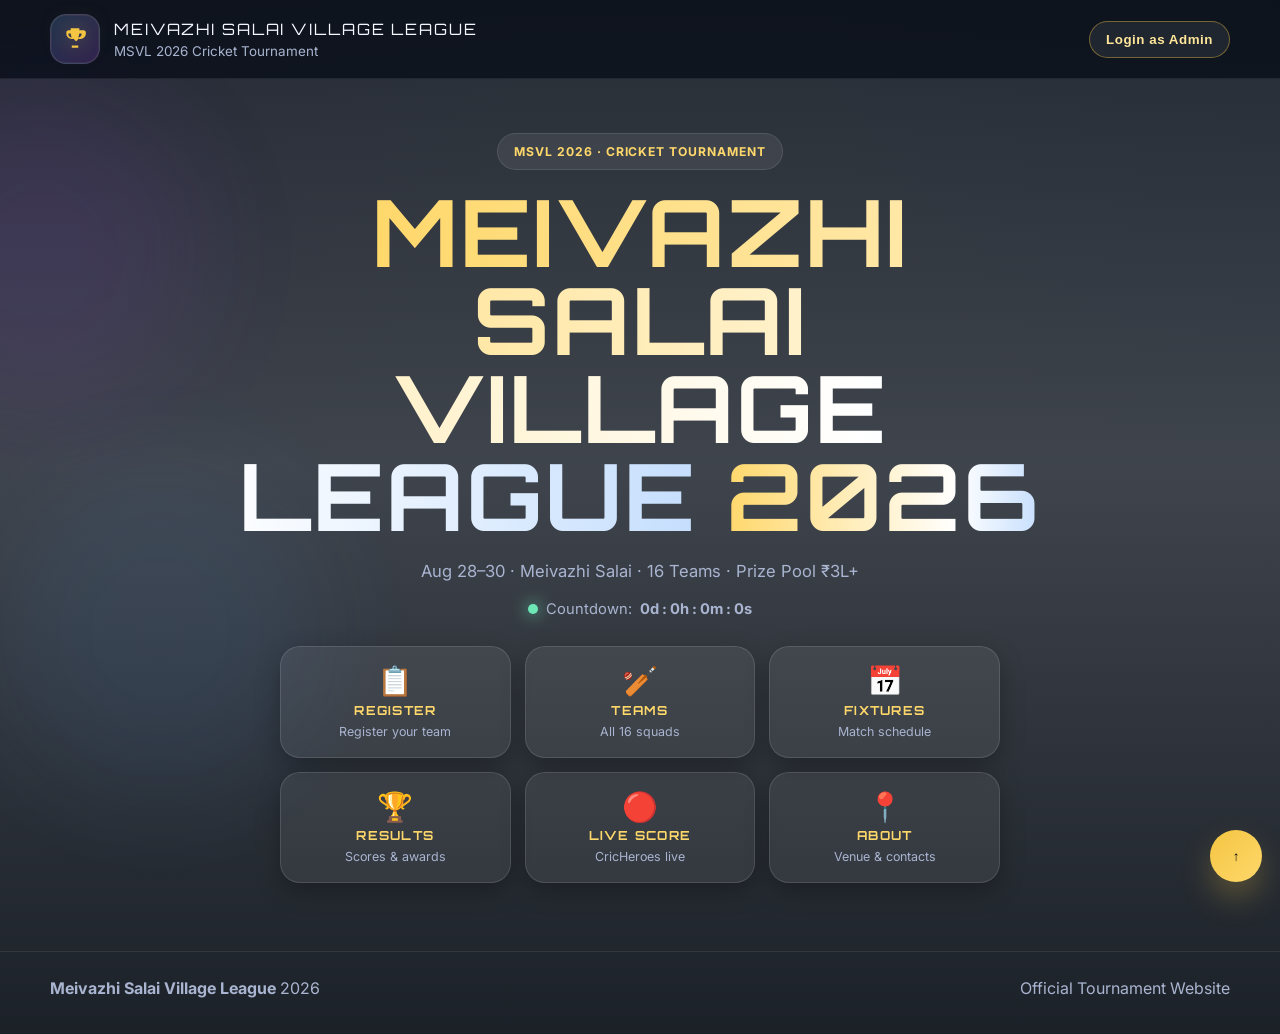
<file: index.html>
<!DOCTYPE html>
<html lang="en">
<head>
  <meta charset="UTF-8" />
  <meta name="viewport" content="width=device-width, initial-scale=1.0" />
  <meta name="description" content="Meivazhi Salai Village League 2026 - a premium cricket tournament website with fixtures, teams, results, contact details, and live score redirects." />
  <meta name="theme-color" content="#07111f" />
  <title>MSVL 2026 | Meivazhi Salai Village League</title>
  <script>
    (function () {
      try {
        var navEntries = performance.getEntriesByType('navigation');
        var navType = navEntries && navEntries[0] ? navEntries[0].type : 'navigate';
        var seenIntro = sessionStorage.getItem('msvl_intro_seen') === '1';
        var shouldPlayIntro = navType === 'reload' || !seenIntro;

        if (!shouldPlayIntro) {
          document.documentElement.classList.add('skip-intro');
        }

        sessionStorage.setItem('msvl_intro_seen', '1');
      } catch (error) {
        // Ignore storage/performance errors and fall back to default intro behavior.
      }
    })();
  </script>
  <link rel="stylesheet" href="styles.css" />
</head>
<body class="has-intro intro-playing">
  <section class="intro-screen" data-intro-screen aria-label="Opening animation">
    <div class="intro-content">
      <div class="intro-wicket-scene" aria-hidden="true">
        <div class="intro-wicket">
          <span class="stump"></span>
          <span class="stump"></span>
          <span class="stump"></span>
          <span class="bail bail-left"></span>
          <span class="bail bail-right"></span>
        </div>
        <div class="intro-ball"></div>
      </div>
      <div class="intro-title">
        <h1>
          <span class="intro-line-1">Meivazhi Salai</span>
          <span class="intro-line-2">Village League</span>
          <span class="intro-line-3">2026</span>
        </h1>
      </div>
    </div>
  </section>

  <div class="page-shell">
    <header class="navbar">
      <div class="container navbar-inner">
        <a class="brand" href="index.html">
          <div class="brand-mark" aria-hidden="true">
            <svg viewBox="0 0 24 24" role="img" aria-label="Cricket trophy icon">
              <path d="M18 4h-2V2H8v2H6c-1.1 0-2 .9-2 2v1c0 2.8 2.2 5 5 5 .6 0 1.2-.1 1.8-.3.6 1 1.4 1.8 2.2 2.4V18H9v2h6v-2h-2v-3.9c.8-.6 1.6-1.4 2.2-2.4.6.2 1.2.3 1.8.3 2.8 0 5-2.2 5-5V6c0-1.1-.9-2-2-2ZM6 8V7h2.1c.1 1.4.4 2.7.9 3.7C7.4 10.3 6 9.3 6 8Zm12 0c0 1.3-1.4 2.3-3 2.7.5-1 .8-2.3.9-3.7H18V8Z"/>
            </svg>
          </div>
          <div>
            <p class="brand-title" data-tournament-name>Meivazhi Salai Village League</p>
            <p class="brand-subtitle">MSVL 2026 Cricket Tournament</p>
          </div>
        </a>

      </div>
    </header>

    <main>
      <section class="hero">
        <div class="container hero-center">
          <div class="hero-content fade-up delay-1">
            <div class="badge">MSVL 2026 · Cricket Tournament</div>
            <h1 class="hero-title-sm"><span data-tournament-name>Meivazhi Salai Village League</span> <span data-tournament-year>2026</span></h1>
            <p>Aug 28–30 · Meivazhi Salai · 16 Teams · Prize Pool ₹3L+</p>
            <div class="hero-cta-note"><span class="spark"></span> Countdown: <strong data-countdown>--</strong></div>
            <div class="nav-cards">
              <a class="nav-card" href="register.html">
                <span class="nav-card-icon">📋</span>
                <strong>Register</strong>
                <small>Register your team</small>
              </a>
              <a class="nav-card" href="teams.html">
                <span class="nav-card-icon">🏏</span>
                <strong>Teams</strong>
                <small>All 16 squads</small>
              </a>
              <a class="nav-card" href="fixtures.html">
                <span class="nav-card-icon">📅</span>
                <strong>Fixtures</strong>
                <small>Match schedule</small>
              </a>
              <a class="nav-card" href="results.html">
                <span class="nav-card-icon">🏆</span>
                <strong>Results</strong>
                <small>Scores & awards</small>
              </a>
              <a class="nav-card" href="live-score.html">
                <span class="nav-card-icon">🔴</span>
                <strong>Live Score</strong>
                <small>CricHeroes live</small>
              </a>
              <a class="nav-card" href="contact.html">
                <span class="nav-card-icon">📍</span>
                <strong>About</strong>
                <small>Venue & contacts</small>
              </a>
            </div>
          </div>
        </div>
      </section>
    </main>

    <footer class="footer">
      <div class="container footer-inner">
        <div>
          <strong data-tournament-name>Meivazhi Salai Village League</strong> <span data-tournament-year>2026</span>
        </div>
        <div>Official Tournament Website</div>
      </div>
    </footer>
  </div>

  <button class="back-top" type="button" data-back-top aria-label="Back to top">↑</button>
  <script src="script.js"></script>
</body>
</html>
</file>
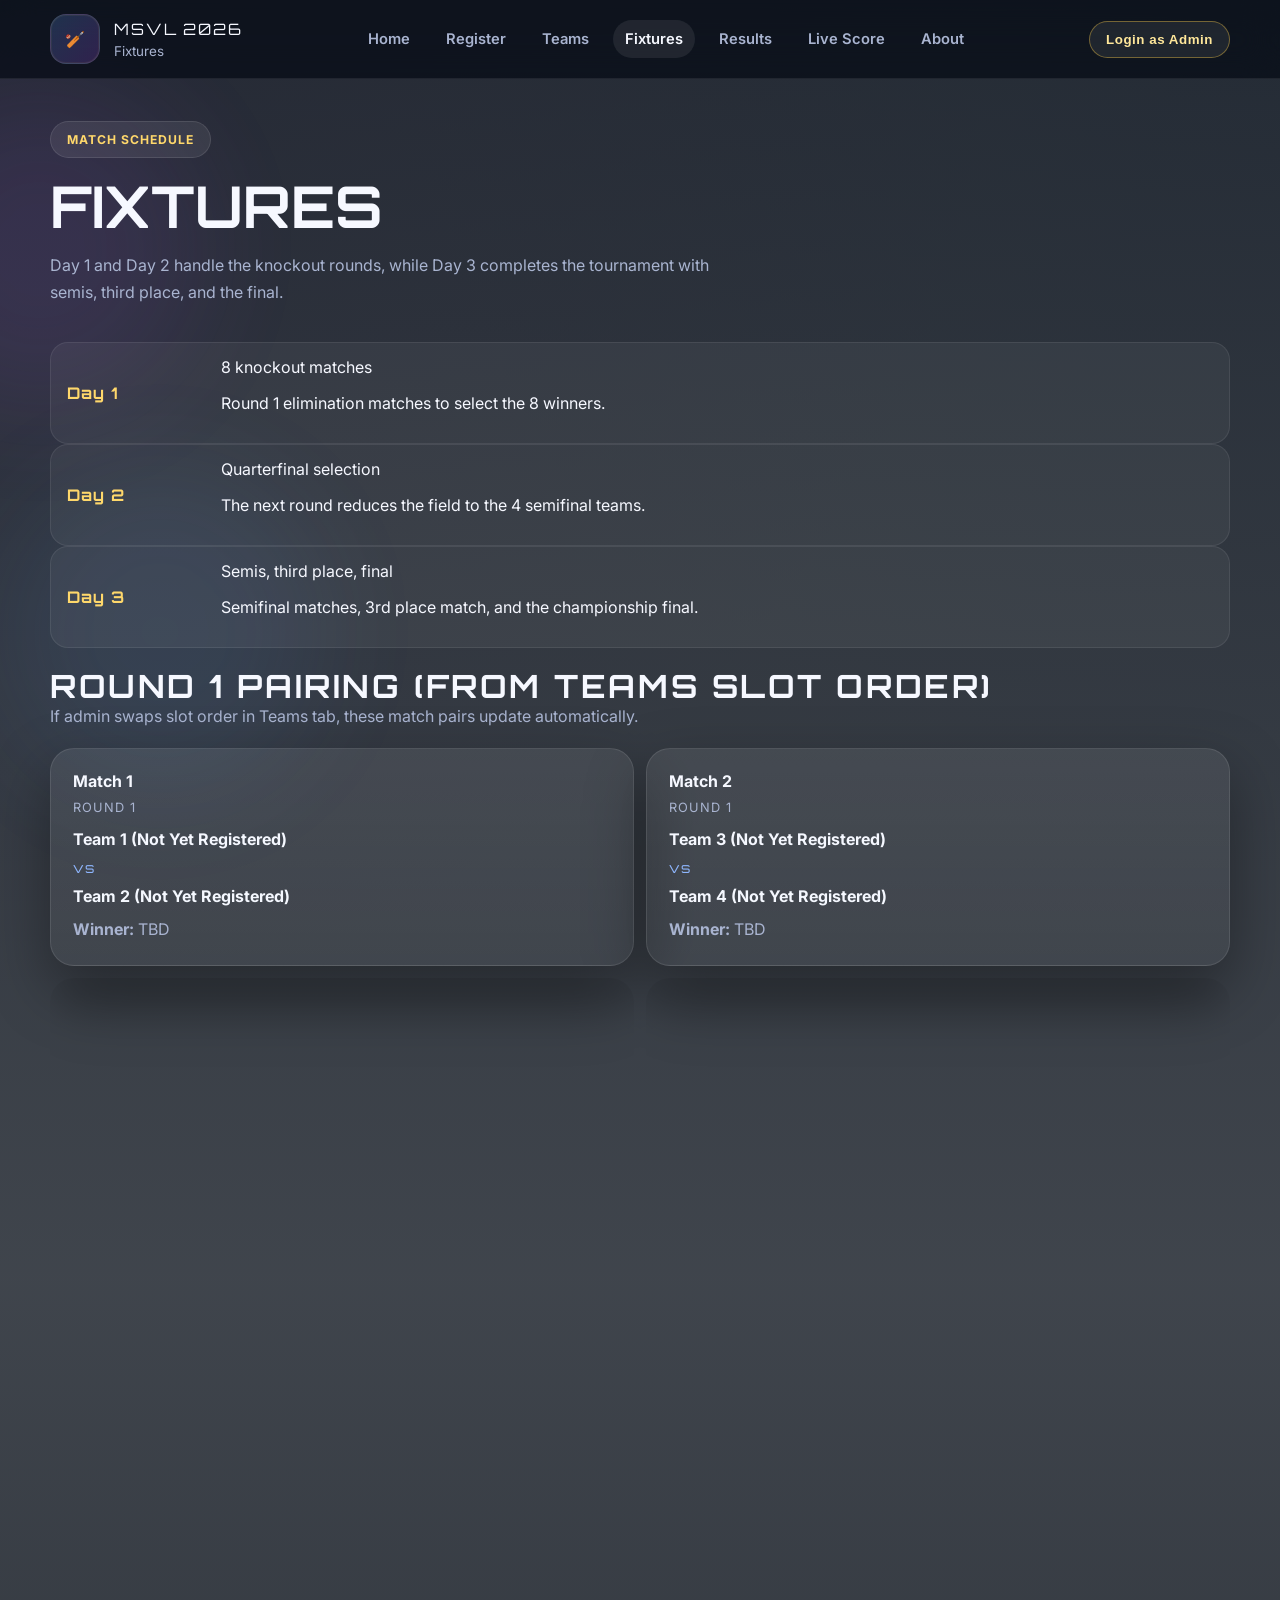
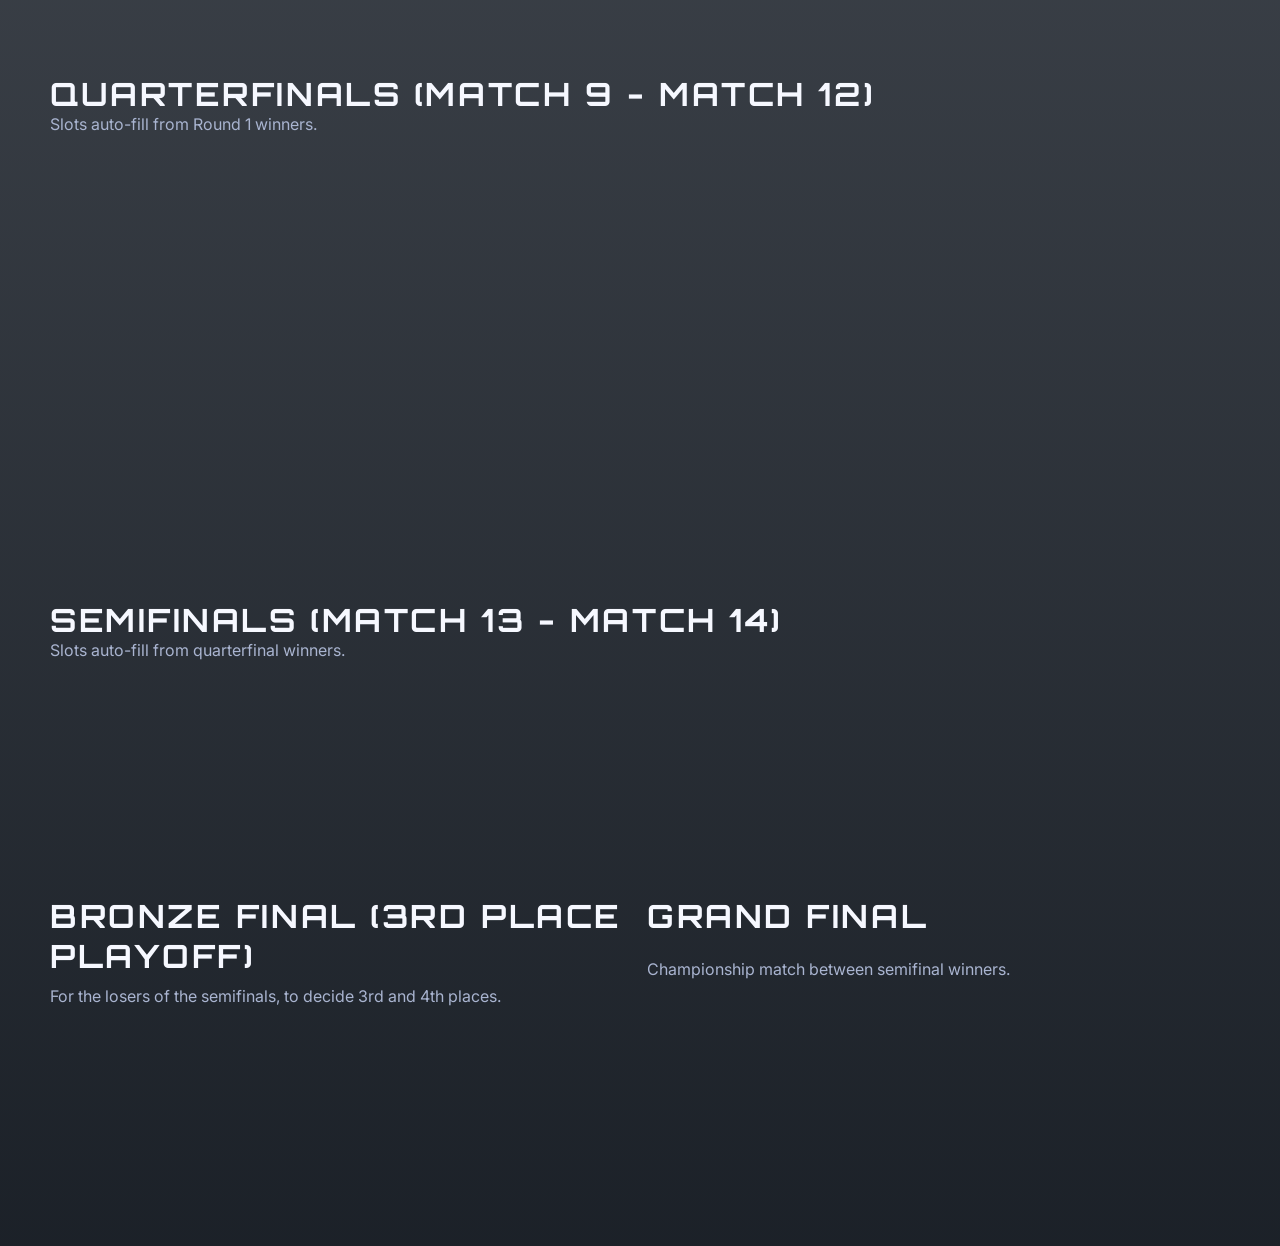
<file: fixtures.html>
<!DOCTYPE html>
<html lang="en">
<head>
  <meta charset="UTF-8" />
  <meta name="viewport" content="width=device-width, initial-scale=1.0" />
  <meta name="description" content="MSVL 2026 fixtures page." />
  <title>MSVL 2026 | Fixtures</title>
  <link rel="stylesheet" href="styles.css" />
</head>
<body>
  <div class="page-shell">
    <header class="navbar">
      <div class="container navbar-inner">
        <a class="brand" href="index.html"><div class="brand-mark" aria-hidden="true">🏏</div><div><p class="brand-title">MSVL 2026</p><p class="brand-subtitle">Fixtures</p></div></a>
        <nav class="nav-links">
          <a href="index.html" data-nav-link>Home</a>
          <a href="register.html" data-nav-link>Register</a>
          <a href="teams.html" data-nav-link>Teams</a>
          <a href="fixtures.html" data-nav-link>Fixtures</a>
          <a href="results.html" data-nav-link>Results</a>
          <a href="live-score.html" data-nav-link>Live Score</a>
          <a href="contact.html" data-nav-link>About</a>
        </nav>
      </div>
    </header>
    <main>
      <section class="page-banner">
        <div class="container fade-up">
          <div class="badge">Match schedule</div>
          <h1>Fixtures</h1>
          <p>Day 1 and Day 2 handle the knockout rounds, while Day 3 completes the tournament with semis, third place, and the final.</p>
        </div>
      </section>
      <section class="section">
        <div class="container" data-fixtures data-reveal></div>
      </section>
    </main>
  </div>
  <script src="script.js"></script>
</body>
</html>
</file>
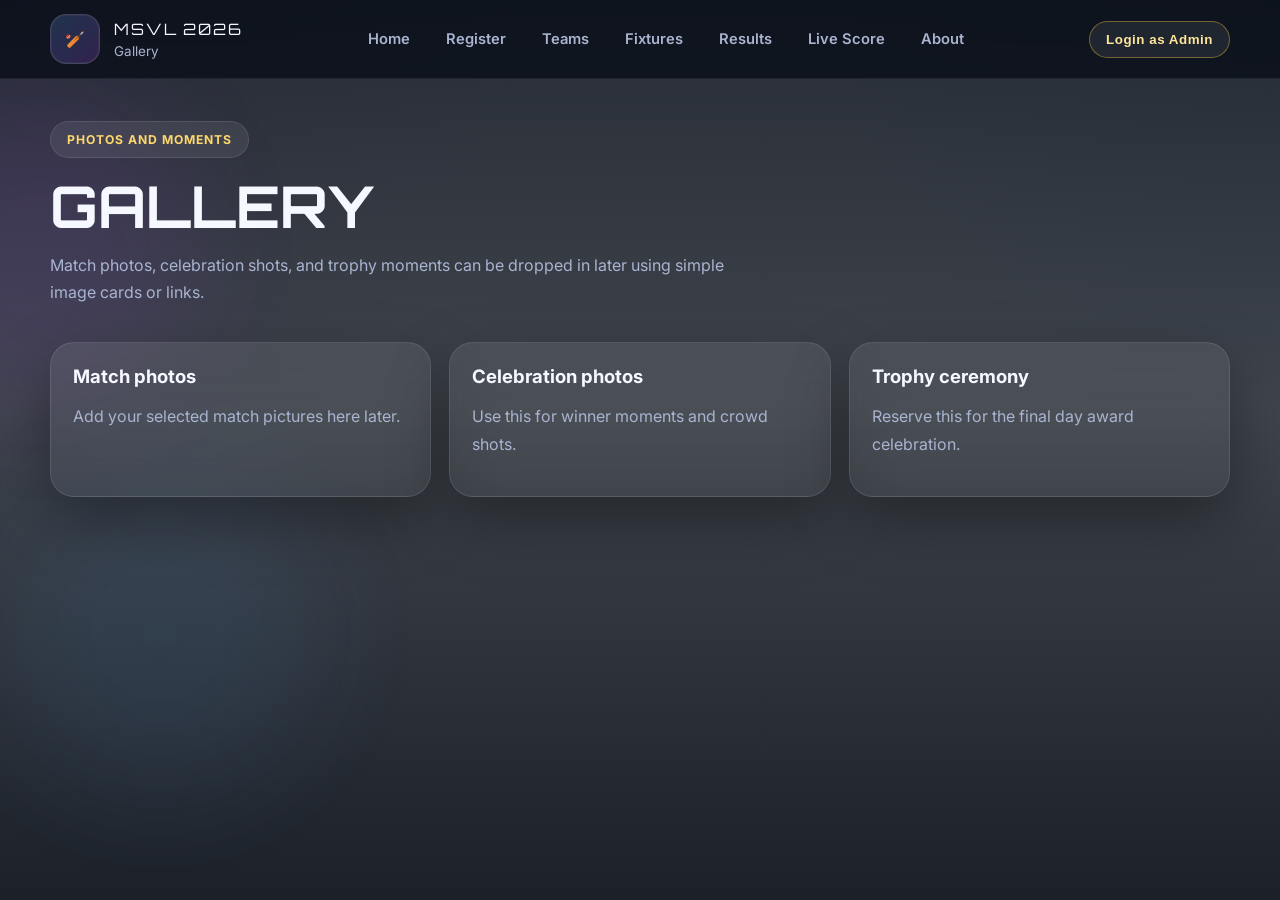
<file: gallery.html>
<!DOCTYPE html>
<html lang="en">
<head>
  <meta charset="UTF-8" />
  <meta name="viewport" content="width=device-width, initial-scale=1.0" />
  <meta name="description" content="MSVL 2026 gallery page." />
  <title>MSVL 2026 | Gallery</title>
  <link rel="stylesheet" href="styles.css" />
</head>
<body>
  <div class="page-shell">
    <header class="navbar">
      <div class="container navbar-inner">
        <a class="brand" href="index.html"><div class="brand-mark" aria-hidden="true">🏏</div><div><p class="brand-title">MSVL 2026</p><p class="brand-subtitle">Gallery</p></div></a>
        <nav class="nav-links">
          <a href="index.html" data-nav-link>Home</a>
          <a href="register.html" data-nav-link>Register</a>
          <a href="teams.html" data-nav-link>Teams</a>
          <a href="fixtures.html" data-nav-link>Fixtures</a>
          <a href="results.html" data-nav-link>Results</a>
          <a href="live-score.html" data-nav-link>Live Score</a>
          <a href="contact.html" data-nav-link>About</a>
        </nav>
      </div>
    </header>
    <main>
      <section class="page-banner">
        <div class="container fade-up">
          <div class="badge">Photos and moments</div>
          <h1>Gallery</h1>
          <p>Match photos, celebration shots, and trophy moments can be dropped in later using simple image cards or links.</p>
        </div>
      </section>
      <section class="section">
        <div class="container grid-3" data-reveal>
          <article class="card"><h3>Match photos</h3><p>Add your selected match pictures here later.</p></article>
          <article class="card"><h3>Celebration photos</h3><p>Use this for winner moments and crowd shots.</p></article>
          <article class="card"><h3>Trophy ceremony</h3><p>Reserve this for the final day award celebration.</p></article>
        </div>
      </section>
    </main>
  </div>
  <script src="script.js"></script>
</body>
</html>
</file>
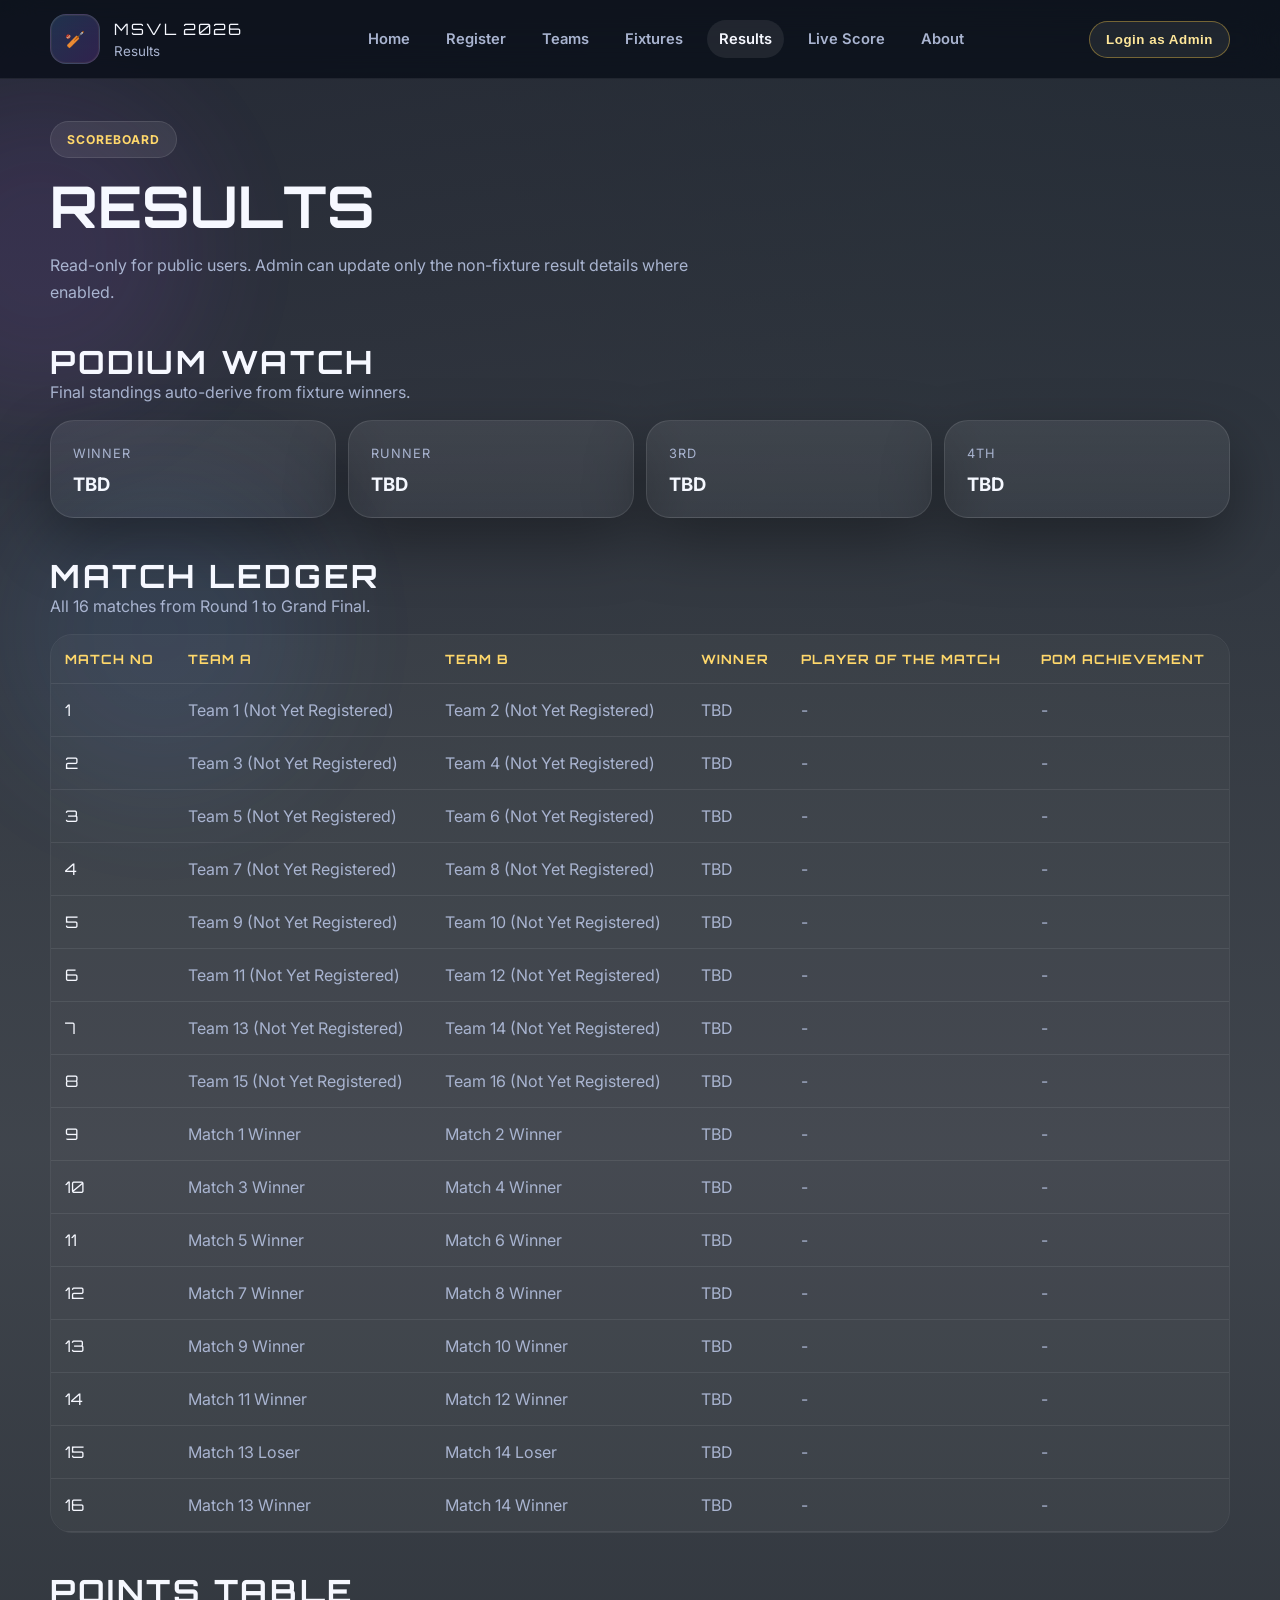
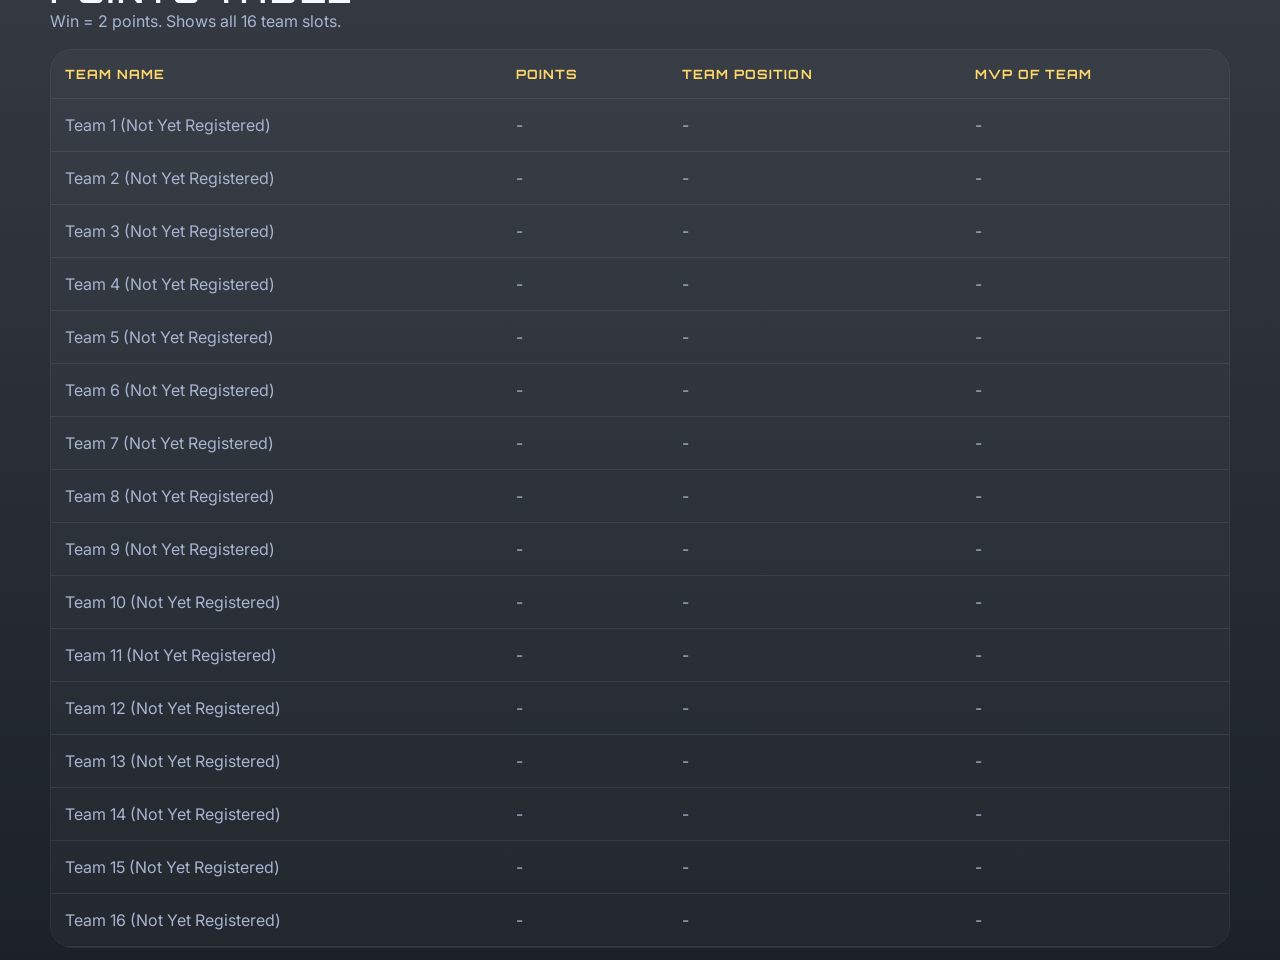
<file: results.html>
<!DOCTYPE html>
<html lang="en">
<head>
  <meta charset="UTF-8" />
  <meta name="viewport" content="width=device-width, initial-scale=1.0" />
  <meta name="description" content="MSVL 2026 results and awards page." />
  <title>MSVL 2026 | Results</title>
  <link rel="stylesheet" href="styles.css" />
</head>
<body>
  <div class="page-shell">
    <header class="navbar">
      <div class="container navbar-inner">
        <a class="brand" href="index.html"><div class="brand-mark" aria-hidden="true">🏏</div><div><p class="brand-title">MSVL 2026</p><p class="brand-subtitle">Results</p></div></a>
        <nav class="nav-links">
          <a href="index.html" data-nav-link>Home</a>
          <a href="register.html" data-nav-link>Register</a>
          <a href="teams.html" data-nav-link>Teams</a>
          <a href="fixtures.html" data-nav-link>Fixtures</a>
          <a href="results.html" data-nav-link>Results</a>
          <a href="live-score.html" data-nav-link>Live Score</a>
          <a href="contact.html" data-nav-link>About</a>
        </nav>
      </div>
    </header>
    <main>
      <section class="page-banner">
        <div class="container fade-up">
          <div class="badge">Scoreboard</div>
          <h1>Results</h1>
          <p>Read-only for public users. Admin can update only the non-fixture result details where enabled.</p>
        </div>
      </section>
      <section class="section">
        <div class="container" data-reveal>
          <div class="section-head">
            <div>
              <h2 class="section-title">Podium Watch</h2>
              <p class="section-note">Final standings auto-derive from fixture winners.</p>
            </div>
          </div>
          <div class="podium-grid" data-results-podium></div>
        </div>
      </section>
      <section class="section">
        <div class="container" data-reveal>
          <div class="section-head">
            <div>
              <h2 class="section-title">Match Ledger</h2>
              <p class="section-note">All 16 matches from Round 1 to Grand Final.</p>
            </div>
            <p class="form-note admin-only">Admin can edit Player of the Match and POM Achievement only.</p>
          </div>
          <div class="table-wrap" data-reveal>
            <table>
              <thead>
                <tr>
                  <th>Match No</th>
                  <th>Team A</th>
                  <th>Team B</th>
                  <th>Winner</th>
                  <th>Player of the Match</th>
                  <th>POM Achievement</th>
                </tr>
              </thead>
              <tbody data-results-match-body></tbody>
            </table>
          </div>
        </div>
      </section>

      <section class="section">
        <div class="container" data-reveal>
          <div class="section-head">
            <div>
              <h2 class="section-title">Points Table</h2>
              <p class="section-note">Win = 2 points. Shows all 16 team slots.</p>
            </div>
            <p class="form-note admin-only">Admin can edit Team Position and MVP of Team.</p>
          </div>
          <div class="table-wrap" data-reveal>
            <table>
              <thead>
                <tr>
                  <th>Team Name</th>
                  <th>Points</th>
                  <th>Team Position</th>
                  <th>MVP of Team</th>
                </tr>
              </thead>
              <tbody data-results-points-body></tbody>
            </table>
          </div>
        </div>
      </section>
    </main>
  </div>
  <script src="script.js"></script>
</body>
</html>
</file>
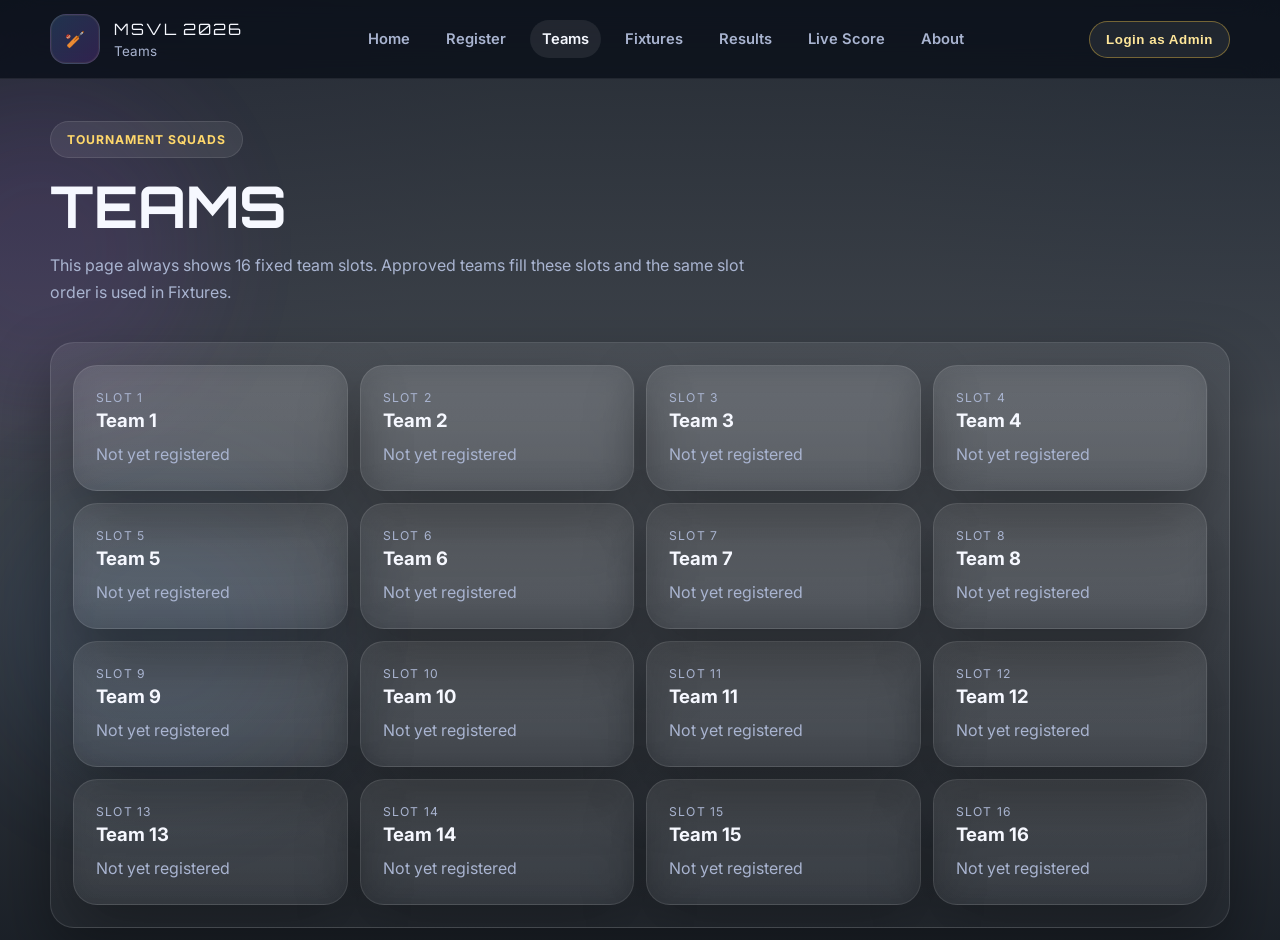
<file: teams.html>
<!DOCTYPE html>
<html lang="en">
<head>
  <meta charset="UTF-8" />
  <meta name="viewport" content="width=device-width, initial-scale=1.0" />
  <meta name="description" content="MSVL 2026 teams page." />
  <title>MSVL 2026 | Teams</title>
  <link rel="stylesheet" href="styles.css" />
</head>
<body>
  <div class="page-shell">
    <header class="navbar">
      <div class="container navbar-inner">
        <a class="brand" href="index.html"><div class="brand-mark" aria-hidden="true">🏏</div><div><p class="brand-title">MSVL 2026</p><p class="brand-subtitle">Teams</p></div></a>
        <nav class="nav-links">
          <a href="index.html" data-nav-link>Home</a>
          <a href="register.html" data-nav-link>Register</a>
          <a href="teams.html" data-nav-link>Teams</a>
          <a href="fixtures.html" data-nav-link>Fixtures</a>
          <a href="results.html" data-nav-link>Results</a>
          <a href="live-score.html" data-nav-link>Live Score</a>
          <a href="contact.html" data-nav-link>About</a>
        </nav>
      </div>
    </header>
    <main>
      <section class="page-banner">
        <div class="container fade-up">
          <div class="badge">Tournament squads</div>
          <h1>Teams</h1>
          <p>This page always shows 16 fixed team slots. Approved teams fill these slots and the same slot order is used in Fixtures.</p>
        </div>
      </section>
      <section class="section">
        <div class="container" data-reveal>
          <div class="card admin-only">
            <h3>Admin Slot Swap</h3>
            <p class="form-note">Drag a filled team card and drop it on another slot. Dropping on an empty slot moves the team and leaves its old slot as Not yet registered.</p>
            <p class="form-status" data-slot-dnd-status></p>
          </div>

          <div class="card">
            <p class="form-note" data-approved-teams-empty hidden>Slot list is loading.</p>
            <div class="team-roster-grid" data-approved-teams-list></div>
          </div>
        </div>
      </section>
    </main>
  </div>
  <script src="script.js"></script>
</body>
</html>
</file>
<file: styles.css>
@import url('https://fonts.googleapis.com/css2?family=Inter:wght@400;500;600;700;800;900&family=Orbitron:wght@500;700;800&display=swap');

:root {
  --bg: #07111f;
  --bg-2: #0d1930;
  --panel: rgba(10, 18, 35, 0.72);
  --panel-strong: rgba(14, 25, 48, 0.92);
  --text: #f6f8ff;
  --muted: #a9b4d0;
  --blue: #60a5fa;
  --purple: #a855f7;
  --gold: #f4c542;
  --gold-2: #ffd86b;
  --green: #6ee7b7;
  --line: rgba(255, 255, 255, 0.12);
  --shadow: 0 24px 60px rgba(0, 0, 0, 0.35);
  --radius: 24px;
  --ball-cursor: url("data:image/svg+xml,%3Csvg xmlns='http://www.w3.org/2000/svg' width='22' height='22' viewBox='0 0 24 24'%3E%3Cg transform='rotate(-28 12 12)'%3E%3Crect x='9.2' y='2.4' width='5.6' height='15.6' rx='2.6' fill='%23e6c89a' stroke='%23a47640' stroke-width='0.9'/%3E%3Crect x='10.3' y='3.6' width='3.4' height='11.4' rx='1.5' fill='%23f6dfba'/%3E%3Crect x='10.8' y='18' width='2.4' height='3.6' rx='1.1' fill='%233f6fbf'/%3E%3Ccircle cx='12' cy='22.1' r='1.1' fill='%232e4f83'/%3E%3C/g%3E%3C/svg%3E") 8 3, auto;
}

* {
  box-sizing: border-box;
  cursor: var(--ball-cursor);
}

html {
  scroll-behavior: smooth;
}

body {
  margin: 0;
  font-family: 'Inter', sans-serif;
  color: var(--text);
  background:
    linear-gradient(180deg, rgba(3, 10, 20, 0.86) 0%, rgba(3, 10, 20, 0.76) 45%, rgba(3, 9, 17, 0.9) 100%),
    radial-gradient(circle at top left, rgba(168, 85, 247, 0.14), transparent 32%),
    radial-gradient(circle at top right, rgba(96, 165, 250, 0.12), transparent 28%),
    url('https://images.unsplash.com/photo-1589801258579-18e091f4ca26?auto=format&fit=crop&w=2200&q=80') center center / cover fixed no-repeat;
  min-height: 100vh;
  overflow-x: hidden;
}

body.has-intro .page-shell {
  opacity: 0;
  animation: revealSite 0.7s ease 5.9s forwards;
}

html.skip-intro body.has-intro .page-shell {
  opacity: 1;
  animation: none;
}

html.skip-intro .intro-screen {
  display: none !important;
}

.intro-screen {
  position: fixed;
  inset: 0;
  z-index: 999;
  display: grid;
  place-items: center;
  overflow: hidden;
  background:
    radial-gradient(circle at 70% 12%, rgba(96, 165, 250, 0.24), transparent 30%),
    radial-gradient(circle at 20% 80%, rgba(168, 85, 247, 0.22), transparent 38%),
    linear-gradient(180deg, #040a14 0%, #07111f 60%, #050912 100%);
  animation: introExit 0.8s ease 5.6s forwards;
}

.intro-content {
  position: relative;
  text-align: center;
  width: min(880px, calc(100% - 36px));
  min-height: min(70vh, 640px);
  padding: 20px;
  animation: introShake 0.42s linear 1.08s;
}

.intro-title {
  position: absolute;
  left: 50%;
  top: 50%;
  width: min(900px, 96vw);
  transform: translate(-50%, -50%);
  opacity: 0;
  animation: introTitleIn 0.72s ease 2.1s forwards, introTitleFloat 1.8s ease-in-out 2.95s infinite alternate;
}

.intro-kicker {
  margin: 0;
  text-transform: uppercase;
  letter-spacing: 0.2em;
  color: var(--gold-2);
  font-size: 0.8rem;
  font-weight: 700;
  animation: none;
}

.intro-title h1 {
  margin: 0;
  font-family: 'Orbitron', sans-serif;
  text-transform: uppercase;
  line-height: 1.08;
  letter-spacing: 0.04em;
  display: flex;
  flex-direction: column;
  align-items: center;
  gap: 6px;
}

.intro-line-1 {
  font-size: clamp(2.6rem, 9vw, 6.6rem);
  background: linear-gradient(90deg, var(--gold-2), #fff, var(--blue), var(--purple));
  -webkit-background-clip: text;
  color: transparent;
  background-size: 200% auto;
  animation: introLineIn 0.6s ease both, shine 3.8s linear infinite;
}

.intro-line-2 {
  font-size: clamp(1.7rem, 5.8vw, 4.2rem);
  color: var(--muted);
  animation: introLineIn 0.6s ease 0.14s both;
}

.intro-line-3 {
  font-size: clamp(1.2rem, 3.6vw, 2.4rem);
  color: var(--gold-2);
  letter-spacing: 0.28em;
  animation: introLineIn 0.6s ease 0.28s both;
}

@keyframes introLineIn {
  from {
    opacity: 0;
    transform: translateY(14px);
  }
  to {
    opacity: 1;
    transform: translateY(0);
  }
}

.intro-title h1 span:first-child {
  background: linear-gradient(90deg, var(--gold-2), #fff, var(--blue), var(--purple));
  -webkit-background-clip: text;
  color: transparent;
  background-size: 200% auto;
  animation: shine 3.8s linear infinite;
}

.intro-sub {
  margin: 0;
  color: var(--muted);
  font-size: 1rem;
}

.intro-wicket-scene {
  position: absolute;
  inset: 0;
  width: 100%;
  height: 100%;
  margin: 0;
  animation: sceneHide 0.01s linear 2.05s forwards;
}

.intro-wicket {
  position: absolute;
  left: 50%;
  bottom: 18%;
  --stump-gap: clamp(12px, 1.35vw, 20px);
  width: calc((var(--stump-w) * 3) + (var(--stump-gap) * 2));
  height: clamp(360px, 54vh, 520px);
  --stump-w: clamp(30px, 4.2vw, 44px);
  --stump-h: clamp(320px, 48vh, 460px);
  display: flex;
  align-items: flex-end;
  justify-content: center;
  gap: var(--stump-gap);
  transform: translateX(-50%);
  transform-origin: bottom center;
  animation: wicketHit 0.32s ease 1.08s;
}

.intro-wicket .stump {
  position: relative;
  width: var(--stump-w);
  height: var(--stump-h);
  border-radius: 26px;
  background:
    linear-gradient(90deg, rgba(240, 211, 169, 0.95) 0 16%, rgba(171, 124, 73, 0.28) 34%, rgba(226, 187, 136, 0.72) 52%, rgba(140, 95, 52, 0.3) 72%, rgba(238, 206, 161, 0.9) 100%),
    linear-gradient(180deg, #efcc9a 0%, #b88146 100%);
  box-shadow: inset -10px 0 12px rgba(113, 72, 32, 0.32), inset 8px 0 12px rgba(255, 234, 204, 0.4), 0 16px 34px rgba(0, 0, 0, 0.35);
}

.intro-wicket .stump::before {
  content: '';
  position: absolute;
  inset: 6px 10px auto;
  height: clamp(30px, 4.2vh, 42px);
  border-radius: 999px;
  background: linear-gradient(180deg, rgba(255, 224, 176, 0.98), rgba(190, 133, 77, 0.85));
  box-shadow: inset 0 -4px 6px rgba(125, 75, 34, 0.34);
}

.intro-wicket .stump::after {
  content: '';
  position: absolute;
  left: 50%;
  top: clamp(44px, 7vh, 64px);
  width: 3px;
  height: calc(100% - clamp(58px, 8vh, 84px));
  transform: translateX(-50%);
  background: linear-gradient(180deg, rgba(121, 77, 40, 0.5), rgba(229, 188, 138, 0.14));
}

.intro-wicket .bail {
  position: absolute;
  top: calc(100% - var(--stump-h) - 6px);
  width: calc(var(--stump-w) + (var(--stump-gap) * 0.95));
  height: clamp(14px, 1.9vh, 20px);
  border-radius: 999px;
  background:
    linear-gradient(90deg, rgba(245, 219, 183, 0.95) 0 20%, rgba(170, 121, 68, 0.3) 42%, rgba(226, 183, 130, 0.8) 68%, rgba(242, 209, 164, 0.96) 100%),
    linear-gradient(180deg, #f2cf9f, #bc8347);
  box-shadow: inset 0 -3px 5px rgba(114, 69, 31, 0.32), 0 8px 12px rgba(0, 0, 0, 0.2);
}

.intro-wicket .bail-left {
  left: calc(var(--stump-w) * 0.55);
  animation: bailLeftFly 0.68s ease 1.08s forwards;
}

.intro-wicket .bail-right {
  right: calc(var(--stump-w) * 0.55);
  animation: bailRightFly 0.68s ease 1.08s forwards;
}

.intro-ball {
  position: absolute;
  width: 112px;
  height: 112px;
  border-radius: 50%;
  left: 50%;
  bottom: 50%;
  background: radial-gradient(circle at 35% 35%, #ff8f8f, #b91c1c 68%, #7f1111 100%);
  box-shadow: inset -10px -10px 16px rgba(0, 0, 0, 0.22), 0 20px 32px rgba(0, 0, 0, 0.42);
  transform: translate(-50%, 50%);
  animation: introBallBowl 1.26s cubic-bezier(.72,.08,.28,1) 0.08s forwards;
}

.intro-ball::before,
.intro-ball::after {
  content: '';
  position: absolute;
  inset: 11px 26px;
  border-left: 3px solid rgba(255, 255, 255, 0.92);
  border-right: 3px solid rgba(255, 255, 255, 0.92);
  border-radius: 50%;
}

.intro-ball::after {
  inset: 17px 20px;
  transform: rotate(24deg);
}

.intro-wicket-scene::after {
  content: '';
  position: absolute;
  left: 50%;
  bottom: 46%;
  width: 18px;
  height: 18px;
  border-radius: 50%;
  background: rgba(255, 255, 255, 0.95);
  filter: blur(0.5px);
  transform: translateX(-50%) scale(0);
  animation: impactFlash 0.24s ease 1.08s forwards;
}

.intro-wicket-scene::before {
  content: '';
  position: absolute;
  left: 50%;
  bottom: 16%;
  width: min(780px, 86vw);
  height: 180px;
  transform: translateX(-50%) scale(0.65);
  border-radius: 50%;
  background:
    radial-gradient(circle at 30% 68%, rgba(199, 153, 97, 0.45), transparent 44%),
    radial-gradient(circle at 62% 58%, rgba(180, 131, 79, 0.4), transparent 48%),
    radial-gradient(circle at 50% 78%, rgba(144, 103, 62, 0.34), transparent 56%);
  filter: blur(1px);
  opacity: 0;
  animation: dustBlast 0.86s ease-out 1.06s forwards;
}

a {
  color: inherit;
  text-decoration: none;
}

img {
  max-width: 100%;
  display: block;
}

.container {
  width: min(1180px, calc(100% - 32px));
  margin: 0 auto;
}

.page-shell {
  position: relative;
  min-height: 100vh;
}

.page-shell::before,
.page-shell::after {
  content: '';
  position: fixed;
  inset: auto auto 0 0;
  width: 320px;
  height: 320px;
  border-radius: 50%;
  pointer-events: none;
  filter: blur(60px);
  opacity: 0.3;
  z-index: -1;
}

.page-shell::before {
  background: rgba(168, 85, 247, 0.35);
  top: 10%;
  left: -120px;
}

.page-shell::after {
  background: rgba(96, 165, 250, 0.3);
  right: -120px;
  bottom: 12%;
}

.navbar {
  position: sticky;
  top: 0;
  z-index: 50;
  backdrop-filter: blur(18px);
  background: rgba(5, 10, 20, 0.7);
  border-bottom: 1px solid rgba(255, 255, 255, 0.08);
}

.navbar-inner {
  display: flex;
  align-items: center;
  justify-content: space-between;
  gap: 16px;
  padding: 14px 0;
}

.admin-actions {
  display: flex;
  align-items: center;
  gap: 10px;
}

.admin-login-btn {
  border: 1px solid rgba(244, 197, 66, 0.4);
  background: rgba(255, 255, 255, 0.08);
  color: #ffe79a;
  border-radius: 999px;
  padding: 10px 16px;
  font-weight: 700;
  letter-spacing: 0.04em;
  transition: 0.25s ease;
}

.admin-login-btn:hover {
  background: rgba(244, 197, 66, 0.2);
  transform: translateY(-1px);
}

.admin-mode-pill {
  padding: 7px 10px;
  border-radius: 999px;
  background: rgba(110, 231, 183, 0.2);
  border: 1px solid rgba(110, 231, 183, 0.45);
  color: #aaf8da;
  font-size: 0.78rem;
  font-weight: 700;
}

.admin-modal {
  position: fixed;
  inset: 0;
  z-index: 1200;
  background: rgba(5, 10, 20, 0.72);
  display: none;
  align-items: center;
  justify-content: center;
  padding: 16px;
}

.admin-modal.open {
  display: flex;
}

.admin-modal-card {
  width: min(430px, 100%);
  background: rgba(12, 21, 38, 0.95);
  border: 1px solid rgba(255, 255, 255, 0.14);
  border-radius: 20px;
  padding: 20px;
  box-shadow: 0 22px 55px rgba(0, 0, 0, 0.45);
}

.admin-modal-card h3 {
  margin: 0 0 8px;
}

.admin-modal-card p {
  margin: 0 0 14px;
  color: var(--muted);
}

.admin-modal-card label {
  display: grid;
  gap: 6px;
  margin-bottom: 12px;
  font-size: 0.9rem;
  color: #dce7ff;
}

.admin-modal-card input {
  width: 100%;
  border: 1px solid rgba(255, 255, 255, 0.18);
  border-radius: 12px;
  padding: 10px 12px;
  background: rgba(255, 255, 255, 0.06);
  color: #fff;
}

.admin-error {
  min-height: 20px;
  color: #ff9d9d;
  font-size: 0.86rem;
  margin: 4px 0 8px;
}

.admin-modal-actions {
  display: flex;
  justify-content: flex-end;
  gap: 10px;
}

.admin-only {
  display: none;
}

body.admin-mode .admin-only {
  display: block;
}

.registration-form {
  display: grid;
  gap: 16px;
}

.registration-form h3 {
  margin: 8px 0 0;
  font-size: 1.04rem;
  color: #f4dc9d;
}

.form-grid {
  display: grid;
  gap: 12px;
}

.form-grid-2 {
  grid-template-columns: repeat(2, minmax(0, 1fr));
}

.form-grid-3 {
  grid-template-columns: repeat(3, minmax(0, 1fr));
}

.registration-form label {
  display: grid;
  gap: 6px;
  font-size: 0.9rem;
  color: #dce7ff;
}

.registration-form [hidden] {
  display: none !important;
}

.input-wrap {
  display: grid;
  gap: 4px;
}

.field-mini-label {
  font-size: 0.78rem;
  color: #c6d5f8;
  font-weight: 600;
  letter-spacing: 0.02em;
}

.registration-form input,
.registration-form select,
.registration-form textarea {
  width: 100%;
  border: 1px solid rgba(255, 255, 255, 0.2);
  border-radius: 12px;
  padding: 10px 12px;
  background: rgba(255, 255, 255, 0.06);
  color: #fff;
}

.registration-form select {
  font-weight: 700;
  -webkit-appearance: none;
  appearance: none;
}

.registration-form select option {
  font-weight: 700;
  background: rgba(14, 24, 44, 0.92);
  color: #fff;
}

.registration-form input:focus,
.registration-form select:focus,
.registration-form textarea:focus {
  outline: 2px solid rgba(96, 165, 250, 0.5);
  border-color: rgba(96, 165, 250, 0.55);
}

.registration-form input.invalid,
.registration-form select.invalid,
.registration-form textarea.invalid {
  border-color: rgba(255, 120, 120, 0.85);
}

.registration-form textarea {
  resize: vertical;
  min-height: 58px;
}

.payment-status-group {
  border: 1px solid rgba(255, 255, 255, 0.12);
  border-radius: 12px;
  padding: 10px 12px;
  margin: 0;
  display: grid;
  gap: 8px;
}

.payment-status-group legend {
  padding: 0 6px;
  color: #dce7ff;
  font-size: 0.9rem;
  font-weight: 700;
}

.radio-inline-row {
  display: flex;
  align-items: center;
  gap: 28px;
  flex-wrap: nowrap;
}

.radio-inline {
  display: flex;
  align-items: center;
  gap: 8px;
  color: #dce7ff;
  font-size: 0.9rem;
}

.radio-inline input[type='radio'] {
  width: 16px;
  height: 16px;
  accent-color: #60a5fa;
}

.field-error {
  min-height: 16px;
  font-size: 0.78rem;
  color: #ff9d9d;
  line-height: 1.3;
}

.player-list {
  display: grid;
  gap: 10px;
}

.player-row {
  display: grid;
  grid-template-columns: 140px 1fr 1fr;
  gap: 10px;
  align-items: center;
  padding: 10px;
  border-radius: 14px;
  background: rgba(255, 255, 255, 0.04);
  border: 1px solid rgba(255, 255, 255, 0.08);
}

.player-row strong {
  color: #f4dc9d;
  font-size: 0.9rem;
}

.payment-section {
  display: grid;
  gap: 12px;
  padding: 14px;
  border-radius: 16px;
  background: rgba(255, 255, 255, 0.04);
  border: 1px solid rgba(255, 255, 255, 0.12);
}

.payment-grid {
  display: grid;
  grid-template-columns: minmax(220px, 320px) 1fr;
  gap: 14px;
  align-items: start;
}

.payment-qr-wrap {
  display: grid;
  gap: 8px;
}

.payment-qr {
  width: min(100%, 320px);
  aspect-ratio: 1 / 1;
  object-fit: contain;
  border-radius: 14px;
  background: #ffffff;
  padding: 8px;
}

.payment-upi {
  margin: 0;
  color: #dbe8ff;
  word-break: break-all;
}

.payment-actions {
  display: grid;
  gap: 10px;
}

.payment-summary {
  margin: 0;
  color: #f4dc9d;
  font-weight: 700;
}

.payment-actions .btn {
  width: fit-content;
}

.form-note {
  margin: 2px 0 0;
  color: var(--muted);
  font-size: 0.9rem;
}

.form-status {
  min-height: 22px;
  margin: 0;
  font-weight: 600;
  color: #b8cdfa;
}

.form-status.success {
  color: #8ff4ca;
}

.form-status.error {
  color: #ff9d9d;
}

.form-actions {
  display: flex;
  justify-content: flex-end;
  gap: 10px;
  flex-wrap: wrap;
}

.approval-grid {
  display: grid;
  grid-template-columns: repeat(3, minmax(0, 1fr));
  gap: 12px;
}

.approval-card {
  border-radius: 14px;
  padding: 14px;
  background: rgba(255, 255, 255, 0.06);
  border: 1px solid rgba(255, 255, 255, 0.12);
  display: grid;
  gap: 8px;
  position: relative;
}

.approval-remove-btn {
  position: absolute;
  top: 8px;
  right: 8px;
  width: 28px;
  height: 28px;
  border-radius: 999px;
  border: 1px solid rgba(255, 255, 255, 0.22);
  background: rgba(239, 68, 68, 0.18);
  color: #ffd4d4;
  font-size: 1rem;
  font-weight: 700;
  line-height: 1;
  display: grid;
  place-items: center;
}

.approval-remove-btn:hover {
  background: rgba(239, 68, 68, 0.35);
  border-color: rgba(239, 68, 68, 0.65);
}

.approval-card--pending {
  border-color: rgba(255, 255, 255, 0.16);
}

.approval-card--approved {
  background: rgba(34, 197, 94, 0.12);
  border-color: rgba(34, 197, 94, 0.5);
}

.approval-card--rejected {
  background: rgba(239, 68, 68, 0.12);
  border-color: rgba(239, 68, 68, 0.5);
}

.approval-card--waitlist {
  background: rgba(234, 179, 8, 0.14);
  border-color: rgba(234, 179, 8, 0.55);
}

.approval-card h4 {
  margin: 0;
  font-size: 1rem;
}

.approval-card p {
  margin: 0;
  color: var(--muted);
  font-size: 0.86rem;
}

.approval-card .btn {
  width: 100%;
  padding: 10px 12px;
}

.team-detail-body {
  max-height: 60vh;
  overflow: auto;
  padding-right: 6px;
}

.team-detail-group {
  margin-bottom: 12px;
  border-bottom: 1px dashed rgba(255, 255, 255, 0.14);
  padding-bottom: 10px;
}

.team-detail-group h4 {
  margin: 0 0 8px;
  color: #f4dc9d;
}

.team-detail-row {
  display: grid;
  grid-template-columns: 180px 1fr;
  gap: 8px;
  margin-bottom: 6px;
}

.team-detail-row span:first-child {
  color: var(--muted);
}

.team-detail-payment-editor {
  display: grid;
  gap: 10px;
  max-width: 360px;
}

.team-detail-payment-editor label {
  display: grid;
  gap: 6px;
  color: var(--muted);
  font-size: 0.86rem;
}

.team-detail-payment-editor select,
.team-detail-payment-editor input {
  width: 100%;
  border: 1px solid rgba(255, 255, 255, 0.18);
  border-radius: 10px;
  padding: 9px 10px;
  background: rgba(255, 255, 255, 0.06);
  color: #fff;
}

.team-detail-payment-editor select option {
  background: #0e1930;
  color: #fff;
}

.team-detail-payment-editor .btn {
  width: fit-content;
}

.brand {
  display: flex;
  align-items: center;
  gap: 14px;
}

.brand-mark {
  width: 50px;
  height: 50px;
  border-radius: 16px;
  display: grid;
  place-items: center;
  background: linear-gradient(135deg, rgba(96, 165, 250, 0.22), rgba(168, 85, 247, 0.22));
  border: 1px solid rgba(255, 255, 255, 0.12);
  box-shadow: 0 0 0 1px rgba(244, 197, 66, 0.06) inset;
}

.brand-mark svg {
  width: 26px;
  height: 26px;
  fill: var(--gold);
  filter: drop-shadow(0 0 12px rgba(244, 197, 66, 0.5));
}

.brand-title {
  font-family: 'Orbitron', sans-serif;
  font-size: 0.98rem;
  letter-spacing: 0.12em;
  text-transform: uppercase;
  margin: 0;
}

.brand-subtitle {
  margin: 4px 0 0;
  color: var(--muted);
  font-size: 0.84rem;
}

.nav-links {
  display: flex;
  align-items: center;
  gap: 12px;
  flex-wrap: wrap;
  justify-content: flex-end;
}

.nav-links a {
  color: var(--muted);
  font-weight: 600;
  font-size: 0.92rem;
  padding: 10px 12px;
  border-radius: 999px;
  transition: 0.28s ease;
}

.nav-links a:hover,
.nav-links a.active {
  color: var(--text);
  background: rgba(255, 255, 255, 0.08);
}

.hero {
  position: relative;
  overflow: hidden;
  padding: 54px 0 38px;
}

.hero-center {
  display: flex;
  flex-direction: column;
  align-items: center;
  text-align: center;
  gap: 0;
}

.hero-content {
  width: min(820px, 100%);
}

.hero-content h1,
.hero-title-sm {
  font-family: 'Orbitron', sans-serif;
  font-size: clamp(1.6rem, 3.8vw, 2.8rem);
  line-height: 1.1;
  margin: 12px 0 10px;
  letter-spacing: 0.02em;
  text-transform: uppercase;
}

/* Nav cards */
.nav-cards {
  display: grid;
  grid-template-columns: repeat(3, minmax(0, 1fr));
  gap: 14px;
  margin-top: 28px;
  width: 100%;
  max-width: 720px;
  margin-left: auto;
  margin-right: auto;
}

.nav-card {
  display: flex;
  flex-direction: column;
  align-items: center;
  gap: 6px;
  padding: 20px 14px 18px;
  border-radius: 20px;
  background: rgba(255, 255, 255, 0.07);
  border: 1px solid rgba(255, 255, 255, 0.12);
  backdrop-filter: blur(14px);
  text-align: center;
  transition: transform 0.25s ease, border-color 0.25s ease, background 0.25s ease;
  box-shadow: 0 8px 24px rgba(0, 0, 0, 0.28);
}

.nav-card:hover {
  transform: translateY(-5px) scale(1.03);
  border-color: rgba(244, 197, 66, 0.42);
  background: rgba(255, 255, 255, 0.11);
}

.nav-card-icon {
  font-size: 1.8rem;
  line-height: 1;
}

.nav-card strong {
  font-family: 'Orbitron', sans-serif;
  font-size: 0.78rem;
  letter-spacing: 0.1em;
  text-transform: uppercase;
  color: var(--gold-2);
}

.nav-card small {
  color: var(--muted);
  font-size: 0.78rem;
}

@media (max-width: 520px) {
  .nav-cards {
    grid-template-columns: repeat(2, minmax(0, 1fr));
  }
}

.hero-content h1 span {
  background: linear-gradient(90deg, var(--gold-2), #fff, var(--blue), var(--purple));
  -webkit-background-clip: text;
  color: transparent;
  background-size: 220% auto;
  animation: shine 6s linear infinite;
}

.hero-content p {
  font-size: 1.04rem;
  color: var(--muted);
  line-height: 1.75;
  max-width: 62ch;
  margin: 0 auto;
}

.badge {
  display: inline-flex;
  align-items: center;
  gap: 10px;
  padding: 10px 16px;
  border-radius: 999px;
  background: rgba(255, 255, 255, 0.08);
  border: 1px solid rgba(255, 255, 255, 0.1);
  color: var(--gold-2);
  font-weight: 700;
  letter-spacing: 0.08em;
  text-transform: uppercase;
  font-size: 0.76rem;
}

.hero h1 {
  font-family: 'Orbitron', sans-serif;
  font-size: clamp(2.9rem, 8vw, 5.8rem);
  line-height: 0.95;
  margin: 18px 0 16px;
  letter-spacing: 0.02em;
  text-transform: uppercase;
}

.hero h1 span {
  background: linear-gradient(90deg, var(--gold-2), #fff, var(--blue), var(--purple));
  -webkit-background-clip: text;
  color: transparent;
  background-size: 220% auto;
  animation: shine 6s linear infinite;
}

.hero p {
  font-size: 1.04rem;
  color: var(--muted);
  line-height: 1.75;
  max-width: 62ch;
}

.hero-actions {
  display: flex;
  gap: 14px;
  flex-wrap: wrap;
  margin-top: 28px;
  justify-content: center;
}

.btn {
  display: inline-flex;
  align-items: center;
  justify-content: center;
  gap: 10px;
  padding: 14px 20px;
  border-radius: 16px;
  font-weight: 800;
  border: 1px solid transparent;
  transition: 0.25s ease;
  box-shadow: var(--shadow);
}

.btn-primary {
  background: linear-gradient(135deg, var(--gold), var(--gold-2));
  color: #1a1a1a;
}

.btn-success {
  background: linear-gradient(135deg, #22c55e, #15803d);
  color: #f8fff8;
}

.btn-secondary {
  background: rgba(255, 255, 255, 0.06);
  border-color: rgba(255, 255, 255, 0.12);
}

.btn-danger {
  background: linear-gradient(135deg, #ef4444, #b91c1c);
  color: #fff;
}

.btn-waitlist {
  background: linear-gradient(135deg, #eab308, #a16207);
  color: #1a1a1a;
}

.btn:disabled {
  opacity: 0.55;
  cursor: not-allowed;
  transform: none;
}

.btn:hover {
  transform: translateY(-3px) scale(1.01);
}

.hero-stats {
  display: grid;
  grid-template-columns: repeat(4, minmax(0, 1fr));
  gap: 14px;
  margin-top: 30px;
  width: 100%;
}

.team-roster-grid {
  display: grid;
  grid-template-columns: repeat(4, minmax(0, 1fr));
  gap: 12px;
}

.team-roster-card {
  gap: 8px;
}

.team-roster-card--filled {
  border-color: rgba(34, 197, 94, 0.4);
}

.team-roster-card--placeholder {
  border-style: dashed;
  border-color: rgba(148, 163, 184, 0.45);
  background: rgba(148, 163, 184, 0.08);
}

.slot-label {
  margin: 0;
  font-size: 0.76rem;
  letter-spacing: 0.1em;
  text-transform: uppercase;
  color: #f4dc9d;
}

.team-roster-card h3 {
  margin: 0;
}

.team-roster-card p {
  margin: 0;
  color: var(--muted);
}

body.admin-mode .team-roster-card--filled {
  cursor: grab;
  touch-action: none;
}

body.admin-mode .team-roster-card--filled.is-drag-source {
  opacity: 0.35;
  transform: scale(0.98);
}

.team-roster-card.is-drop-target {
  outline: 2px dashed rgba(143, 180, 255, 0.9);
  outline-offset: 2px;
}

.team-drag-ghost {
  position: fixed;
  z-index: 10000;
  pointer-events: none;
  padding: 10px 12px;
  border-radius: 10px;
  background: rgba(12, 20, 38, 0.95);
  border: 1px solid rgba(143, 180, 255, 0.55);
  color: #f5f8ff;
  font-weight: 700;
  box-shadow: 0 12px 30px rgba(0, 0, 0, 0.35);
}

.fixture-round {
  margin-top: 18px;
}

.fixture-round-split {
  display: grid;
  grid-template-columns: repeat(2, minmax(0, 1fr));
  gap: 14px;
}

.fixture-round-split > article {
  display: grid;
  gap: 10px;
}

.fixture-match-grid {
  display: grid;
  grid-template-columns: repeat(2, minmax(0, 1fr));
  gap: 12px;
}

.fixture-match-grid-single {
  grid-template-columns: 1fr;
}

.fixture-match-card {
  display: grid;
  gap: 10px;
}

.fixture-match-card h4 {
  margin: 0;
}

.fixture-round-label {
  margin: -4px 0 0;
  font-size: 0.8rem;
  letter-spacing: 0.08em;
  text-transform: uppercase;
  color: #f4dc9d;
}

.fixture-team-row {
  display: grid;
  gap: 2px;
}

.fixture-team-row span {
  font-size: 0.8rem;
  color: var(--muted);
}

.fixture-team-row strong {
  color: #f5f8ff;
}

.fixture-vs {
  font-family: 'Orbitron', sans-serif;
  font-size: 0.85rem;
  letter-spacing: 0.08em;
  color: #8fb7ff;
}

.fixture-winner-view {
  margin: 0;
  color: #dbe8ff;
}

.fixture-admin-controls {
  display: grid;
  gap: 6px;
  margin-top: 4px;
}

.fixture-admin-controls label {
  display: grid;
  gap: 6px;
  font-size: 0.88rem;
  color: #dce7ff;
}

.fixture-admin-controls select {
  border: 1px solid rgba(255, 255, 255, 0.14);
  background: rgba(12, 20, 38, 0.85);
  color: var(--text);
  border-radius: 10px;
  padding: 10px 12px;
}

.stat {
  padding: 16px 18px;
  border-radius: 18px;
  background: rgba(255, 255, 255, 0.06);
  border: 1px solid rgba(255, 255, 255, 0.1);
  backdrop-filter: blur(18px);
}

.stat strong {
  display: block;
  font-family: 'Orbitron', sans-serif;
  font-size: 1.35rem;
  margin-bottom: 4px;
}

.stat span {
  color: var(--muted);
  font-size: 0.9rem;
}

.hero-visual {
  position: relative;
  min-height: 540px;
  display: grid;
  place-items: center;
}

.stadium {
  position: relative;
  width: min(100%, 500px);
  aspect-ratio: 1 / 1.05;
  border-radius: 34px;
  background:
    radial-gradient(circle at center, rgba(255, 255, 255, 0.08), transparent 46%),
    linear-gradient(180deg, rgba(13, 25, 48, 0.9), rgba(6, 12, 24, 0.96));
  border: 1px solid rgba(255, 255, 255, 0.12);
  box-shadow: inset 0 0 80px rgba(96, 165, 250, 0.1), var(--shadow);
  overflow: hidden;
}

.stadium::before {
  content: '';
  position: absolute;
  inset: 0;
  background:
    linear-gradient(180deg, rgba(255, 255, 255, 0.06), transparent 25%),
    radial-gradient(circle at 50% 22%, rgba(255, 255, 255, 0.18), transparent 34%),
    linear-gradient(180deg, transparent 0 62%, rgba(244, 197, 66, 0.1) 62% 63%, transparent 63% 100%);
  opacity: 0.8;
}

.stadium::after {
  content: '';
  position: absolute;
  left: 50%;
  bottom: 14%;
  width: 72%;
  height: 30%;
  transform: translateX(-50%);
  border-radius: 50%;
  background: radial-gradient(circle at center, rgba(110, 231, 183, 0.24), rgba(18, 49, 31, 0.5));
  filter: blur(10px);
}

.light {
  position: absolute;
  top: 6%;
  width: 26%;
  height: 14%;
  border-radius: 50%;
  background: radial-gradient(circle, rgba(255, 255, 255, 0.9), rgba(255, 255, 255, 0.08) 60%, transparent 70%);
  filter: blur(12px);
  opacity: 0.9;
  animation: glow 4.8s ease-in-out infinite;
}

.light.left { left: 4%; }
.light.right { right: 4%; }

.hero-emblem {
  position: absolute;
  top: 50%;
  left: 50%;
  width: min(80%, 360px);
  aspect-ratio: 1 / 1;
  transform: translate(-50%, -50%);
  display: grid;
  place-items: center;
}

.emblem-ring {
  position: absolute;
  inset: 8%;
  border-radius: 50%;
  border: 2px dashed rgba(255, 255, 255, 0.28);
  animation: spinSlow 22s linear infinite;
}

.emblem-core {
  position: absolute;
  inset: 24%;
  border-radius: 50%;
  display: grid;
  place-items: center;
  background: radial-gradient(circle at 30% 20%, rgba(255, 255, 255, 0.24), rgba(255, 255, 255, 0.03));
  border: 1px solid rgba(255, 255, 255, 0.16);
  box-shadow: inset 0 0 40px rgba(96, 165, 250, 0.2), 0 14px 30px rgba(0, 0, 0, 0.32);
}

.emblem-core span {
  font-family: 'Orbitron', sans-serif;
  font-size: clamp(1.6rem, 4vw, 2.4rem);
  letter-spacing: 0.18em;
  color: #fff;
  text-shadow: 0 0 18px rgba(255, 255, 255, 0.45);
}

.emblem-core small {
  margin-top: 4px;
  font-family: 'Orbitron', sans-serif;
  color: var(--gold-2);
  letter-spacing: 0.15em;
}

.orbit-ball {
  position: absolute;
  top: 50%;
  left: 50%;
  width: 56px;
  height: 56px;
  border-radius: 50%;
  transform-origin: -135px 0;
  transform: translate(-50%, -50%);
  background: radial-gradient(circle at 35% 35%, #ff8f8f, #b91c1c 68%, #7f1111 100%);
  box-shadow: inset -10px -10px 16px rgba(0, 0, 0, 0.2), 0 14px 24px rgba(0, 0, 0, 0.32);
  animation: orbit 3.9s linear infinite;
}

.orbit-ball::before,
.orbit-ball::after {
  content: '';
  position: absolute;
  inset: 10px 20px;
  border-left: 3px solid rgba(255, 255, 255, 0.92);
  border-right: 3px solid rgba(255, 255, 255, 0.92);
  border-radius: 50%;
}

.orbit-ball::after {
  inset: 16px 14px;
  transform: rotate(22deg);
}

.trophy-beam {
  position: absolute;
  inset: 8% 22% auto;
  height: 48%;
  border-radius: 999px;
  background: linear-gradient(180deg, rgba(244, 197, 66, 0.4), rgba(244, 197, 66, 0.03));
  filter: blur(22px);
  animation: glow 5.4s ease-in-out infinite;
}

.section {
  padding: 26px 0 12px;
}

.section-head {
  display: flex;
  align-items: flex-end;
  justify-content: space-between;
  gap: 16px;
  margin-bottom: 18px;
}

.section-title {
  margin: 0;
  font-family: 'Orbitron', sans-serif;
  text-transform: uppercase;
  letter-spacing: 0.08em;
  font-size: clamp(1.35rem, 3vw, 2rem);
}

.section-note {
  color: var(--muted);
  margin: 0;
  max-width: 60ch;
}

.grid-2 {
  display: grid;
  grid-template-columns: repeat(2, minmax(0, 1fr));
  gap: 18px;
}

.grid-3 {
  display: grid;
  grid-template-columns: repeat(3, minmax(0, 1fr));
  gap: 18px;
}

.grid-4 {
  display: grid;
  grid-template-columns: repeat(4, minmax(0, 1fr));
  gap: 18px;
}

.card {
  position: relative;
  overflow: hidden;
  padding: 22px;
  border-radius: var(--radius);
  background: linear-gradient(180deg, rgba(255, 255, 255, 0.08), rgba(255, 255, 255, 0.04));
  border: 1px solid rgba(255, 255, 255, 0.1);
  backdrop-filter: blur(16px);
  box-shadow: var(--shadow);
  transition: transform 0.3s ease, border-color 0.3s ease, background 0.3s ease;
}

.card::before {
  content: '';
  position: absolute;
  inset: 0;
  background: linear-gradient(135deg, rgba(96, 165, 250, 0.08), transparent 35%, rgba(168, 85, 247, 0.08));
  opacity: 0;
  pointer-events: none;
  transition: opacity 0.3s ease;
}

.card:hover {
  transform: translateY(-6px);
  border-color: rgba(244, 197, 66, 0.28);
}

.card:hover::before {
  opacity: 1;
}

.card h3 {
  margin: 0 0 10px;
  font-size: 1.16rem;
}

.card p,
.card li {
  color: var(--muted);
  line-height: 1.7;
}

.pill-row {
  display: flex;
  flex-wrap: wrap;
  gap: 10px;
  margin-top: 12px;
}

.pill {
  padding: 8px 12px;
  border-radius: 999px;
  background: rgba(255, 255, 255, 0.08);
  border: 1px solid rgba(255, 255, 255, 0.08);
  color: #e9eefc;
  font-size: 0.86rem;
}

.timeline {
  display: grid;
  gap: 12px;
}

.timeline-item {
  display: grid;
  grid-template-columns: 140px 1fr;
  gap: 14px;
  align-items: center;
  padding: 14px 16px;
  border-radius: 18px;
  background: rgba(255, 255, 255, 0.05);
  border: 1px solid rgba(255, 255, 255, 0.08);
}

.timeline-item strong {
  color: var(--gold-2);
  font-family: 'Orbitron', sans-serif;
  letter-spacing: 0.06em;
}

.list-reset {
  margin: 0;
  padding: 0;
  list-style: none;
}

.table-wrap {
  overflow-x: auto;
  border-radius: 22px;
  border: 1px solid rgba(255, 255, 255, 0.08);
}

.podium-grid {
  display: grid;
  grid-template-columns: repeat(4, minmax(0, 1fr));
  gap: 12px;
}

.podium-card {
  display: grid;
  gap: 8px;
}

.podium-label {
  margin: 0;
  font-size: 0.8rem;
  letter-spacing: 0.08em;
  text-transform: uppercase;
  color: #f4dc9d;
}

.podium-card h3 {
  margin: 0;
  color: #f5f8ff;
}

.results-input {
  width: 100%;
  border: 1px solid rgba(255, 255, 255, 0.16);
  border-radius: 10px;
  padding: 8px 10px;
  background: rgba(12, 20, 38, 0.7);
  color: #f5f8ff;
}

.results-input-small {
  max-width: 90px;
}

table {
  width: 100%;
  border-collapse: collapse;
  min-width: 720px;
  background: rgba(255, 255, 255, 0.03);
}

th,
td {
  padding: 16px 14px;
  text-align: left;
  border-bottom: 1px solid rgba(255, 255, 255, 0.08);
}

th {
  color: var(--gold-2);
  font-family: 'Orbitron', sans-serif;
  font-size: 0.8rem;
  letter-spacing: 0.08em;
  text-transform: uppercase;
}

td {
  color: var(--muted);
}

.rank {
  font-family: 'Orbitron', sans-serif;
  color: var(--text);
}

.footer {
  margin-top: 30px;
  padding: 26px 0 36px;
  border-top: 1px solid rgba(255, 255, 255, 0.08);
  color: var(--muted);
}

.footer-inner {
  display: flex;
  align-items: center;
  justify-content: space-between;
  gap: 16px;
  flex-wrap: wrap;
}

.back-top {
  position: fixed;
  right: 18px;
  bottom: 18px;
  width: 52px;
  height: 52px;
  border-radius: 50%;
  display: grid;
  place-items: center;
  background: linear-gradient(135deg, var(--gold), var(--gold-2));
  color: #121212;
  font-weight: 900;
  box-shadow: 0 16px 30px rgba(244, 197, 66, 0.25);
  border: none;
  cursor: pointer;
}

.hero-cta-note {
  display: inline-flex;
  align-items: center;
  gap: 8px;
  margin-top: 14px;
  color: var(--muted);
  font-size: 0.92rem;
  justify-content: center;
  width: 100%;
}

.spark {
  width: 10px;
  height: 10px;
  border-radius: 50%;
  background: var(--green);
  box-shadow: 0 0 16px var(--green);
}

.page-banner {
  padding: 42px 0 10px;
}

.page-banner h1 {
  font-family: 'Orbitron', sans-serif;
  text-transform: uppercase;
  font-size: clamp(2rem, 5vw, 3.6rem);
  margin: 12px 0 10px;
}

.page-banner p {
  margin: 0;
  color: var(--muted);
  max-width: 70ch;
  line-height: 1.7;
}

.redirect-box {
  display: grid;
  gap: 16px;
  place-items: start;
  padding: 28px;
}

.redirect-badge {
  padding: 10px 14px;
  border-radius: 999px;
  background: rgba(244, 197, 66, 0.12);
  color: var(--gold-2);
  font-weight: 700;
  letter-spacing: 0.06em;
  text-transform: uppercase;
  font-size: 0.8rem;
}

.progress {
  width: 100%;
  height: 10px;
  border-radius: 999px;
  background: rgba(255, 255, 255, 0.08);
  overflow: hidden;
}

.progress span {
  display: block;
  height: 100%;
  width: 32%;
  border-radius: inherit;
  background: linear-gradient(90deg, var(--blue), var(--purple), var(--gold));
  animation: loading 1.9s ease-in-out infinite;
}

.fade-up {
  animation: fadeUp 0.9s ease both;
}

.delay-1 { animation-delay: 0.1s; }
.delay-2 { animation-delay: 0.2s; }
.delay-3 { animation-delay: 0.3s; }
.delay-4 { animation-delay: 0.4s; }

@keyframes fadeUp {
  from {
    opacity: 0;
    transform: translateY(18px);
  }
  to {
    opacity: 1;
    transform: translateY(0);
  }
}

@keyframes float {
  0%, 100% { transform: translateX(-50%) translateY(0); }
  50% { transform: translateX(-50%) translateY(-12px); }
}

@keyframes spinSlow {
  from { rotate: 0deg; }
  to { rotate: 360deg; }
}

@keyframes orbit {
  from { transform: translate(-50%, -50%) rotate(0deg); }
  to { transform: translate(-50%, -50%) rotate(360deg); }
}

@keyframes glow {
  0%, 100% { opacity: 0.7; transform: scale(1); }
  50% { opacity: 1; transform: scale(1.08); }
}

@keyframes loading {
  0% { transform: translateX(-120%); }
  50% { transform: translateX(40%); }
  100% { transform: translateX(250%); }
}

@keyframes shine {
  from { background-position: 0% center; }
  to { background-position: 200% center; }
}

@keyframes introBallBowl {
  0% {
    left: 50%;
    bottom: 50%;
    transform: translate(-50%, 50%) scale(19) rotate(0deg);
  }
  36% {
    left: 26%;
    bottom: 22%;
    transform: translate(-50%, 0) scale(1.02) rotate(220deg);
  }
  72% {
    left: 50%;
    bottom: 58%;
    transform: translate(-50%, 0) scale(1.08) rotate(460deg);
  }
  84% {
    left: 50%;
    bottom: 56%;
    transform: translate(-50%, 0) scale(0.92) rotate(540deg);
  }
  100% {
    left: 78%;
    bottom: 58%;
    transform: translate(-50%, 0) scale(0.84) rotate(700deg);
    opacity: 0;
  }
}

@keyframes wicketHit {
  0%, 100% {
    transform: translateX(-50%) rotate(0deg) translateY(0);
  }
  25% {
    transform: translateX(-50%) rotate(-8deg) translateY(-3px);
  }
  50% {
    transform: translateX(-50%) rotate(6deg) translateY(-4px);
  }
  75% {
    transform: translateX(-50%) rotate(-3deg) translateY(0);
  }
}

@keyframes bailLeftFly {
  0% {
    transform: translate(0, 0) rotate(0deg);
    opacity: 1;
  }
  100% {
    transform: translate(-138px, -166px) rotate(-220deg);
    opacity: 0;
  }
}

@keyframes bailRightFly {
  0% {
    transform: translate(0, 0) rotate(0deg);
    opacity: 1;
  }
  100% {
    transform: translate(138px, -170px) rotate(220deg);
    opacity: 0;
  }
}

@keyframes dustBlast {
  0% {
    opacity: 0;
    transform: translateX(-50%) scale(0.62);
    filter: blur(0.5px);
  }
  35% {
    opacity: 0.9;
    transform: translateX(-50%) scale(1.08);
    filter: blur(2px);
  }
  100% {
    opacity: 0;
    transform: translateX(-50%) scale(1.35);
    filter: blur(5px);
  }
}

@keyframes introShake {
  0%, 100% { transform: translate(0, 0); }
  20% { transform: translate(-4px, 1px); }
  40% { transform: translate(4px, -1px); }
  60% { transform: translate(-3px, 1px); }
  80% { transform: translate(3px, -1px); }
}

@keyframes impactFlash {
  0% {
    transform: translateX(-50%) scale(0);
    opacity: 0;
  }
  30% {
    transform: translateX(-50%) scale(8);
    opacity: 0.9;
  }
  100% {
    transform: translateX(-50%) scale(15);
    opacity: 0;
  }
}

@keyframes sceneHide {
  to {
    opacity: 0;
    visibility: hidden;
  }
}

@keyframes introTitleIn {
  0% {
    opacity: 0;
    transform: translate(-50%, -46%) scale(0.98);
    letter-spacing: 0.01em;
  }
  100% {
    opacity: 1;
    transform: translate(-50%, -50%) scale(1);
    letter-spacing: 0.04em;
  }
}

@keyframes introTitleFloat {
  0% {
    transform: translate(-50%, -50%) scale(1);
    filter: drop-shadow(0 0 0 rgba(255, 255, 255, 0));
  }
  100% {
    transform: translate(-50%, -51.2%) scale(1.012);
    filter: drop-shadow(0 0 12px rgba(255, 255, 255, 0.24));
  }
}

@keyframes introExit {
  to {
    opacity: 0;
    visibility: hidden;
    pointer-events: none;
  }
}

@keyframes revealSite {
  to {
    opacity: 1;
  }
}

@media (max-width: 1024px) {
  .grid-4,
  .grid-3,
  .grid-2 {
    grid-template-columns: 1fr 1fr;
  }

  .hero-stats {
    grid-template-columns: repeat(2, minmax(0, 1fr));
  }

  .orbit-ball {
    transform-origin: -120px 0;
  }
}

@media (max-width: 820px) {
  .navbar-inner,
  .section-head,
  .footer-inner,
  .timeline-item {
    grid-template-columns: 1fr;
    display: grid;
  }

  .navbar-inner {
    justify-content: start;
  }

  .nav-links {
    justify-content: flex-start;
  }

  .grid-4,
  .grid-3,
  .grid-2 {
    grid-template-columns: 1fr;
  }

  .podium-grid {
    grid-template-columns: repeat(2, minmax(0, 1fr));
  }

  .hero {
    padding-top: 36px;
  }

  .hero-stats {
    grid-template-columns: repeat(2, minmax(0, 1fr));
  }

  .orbit-ball {
    width: 50px;
    height: 50px;
    transform-origin: -98px 0;
  }

  .form-grid-2,
  .form-grid-3,
  .approval-grid,
  .team-roster-grid {
    grid-template-columns: 1fr;
  }

  .fixture-match-grid {
    grid-template-columns: 1fr;
  }

  .fixture-round-split {
    grid-template-columns: 1fr;
  }

  .player-row {
    grid-template-columns: 1fr;
  }

  .payment-grid {
    grid-template-columns: 1fr;
  }

  .payment-actions .btn {
    width: 100%;
  }

  .team-detail-row {
    grid-template-columns: 1fr;
    gap: 4px;
  }
}

@media (max-width: 520px) {
  .container {
    width: min(100% - 22px, 1180px);
  }

  .hero h1 {
    font-size: clamp(2.45rem, 14vw, 4rem);
  }

  .card,
  .redirect-box {
    padding: 18px;
  }

  .intro-title h1 {
    font-size: clamp(2rem, 12vw, 3.2rem);
  }

  .intro-ball {
    width: 82px;
    height: 82px;
  }

  .intro-wicket {
    width: calc((var(--stump-w) * 3) + (var(--stump-gap) * 2));
    height: calc(var(--stump-h) + 22px);
    bottom: 14%;
    --stump-w: clamp(22px, 6.8vw, 30px);
    --stump-h: clamp(180px, 52vw, 248px);
    --stump-gap: clamp(8px, 1.8vw, 12px);
    --bail-h: clamp(10px, 2.8vw, 14px);
  }

  .intro-wicket .stump {
    width: var(--stump-w);
    height: var(--stump-h);
  }

  .intro-wicket .bail {
    top: calc((100% - var(--stump-h)) - 4px);
    width: calc(var(--stump-w) + (var(--stump-gap) * 0.95));
    height: var(--bail-h);
  }

  .intro-wicket .bail-left {
    left: calc(var(--stump-w) - (var(--stump-gap) * 0.15));
    animation: bailLeftFly 0.68s ease 1.08s both;
  }

  .intro-wicket .bail-right {
    right: calc(var(--stump-w) - (var(--stump-gap) * 0.15));
    animation: bailRightFly 0.68s ease 1.08s both;
  }

  .nav-links a {
    padding: 9px 10px;
    font-size: 0.84rem;
  }

  .podium-grid {
    grid-template-columns: 1fr;
  }
}

@media (prefers-reduced-motion: reduce) {
  .intro-screen,
  body.has-intro .page-shell,
  .fade-up,
  .hero h1 span,
  .light,
  .emblem-ring,
  .orbit-ball,
  .trophy-beam,
  .progress span {
    animation: none !important;
  }

  body.has-intro .page-shell {
    opacity: 1;
  }

  .intro-screen {
    display: none;
  }
}
</file>
